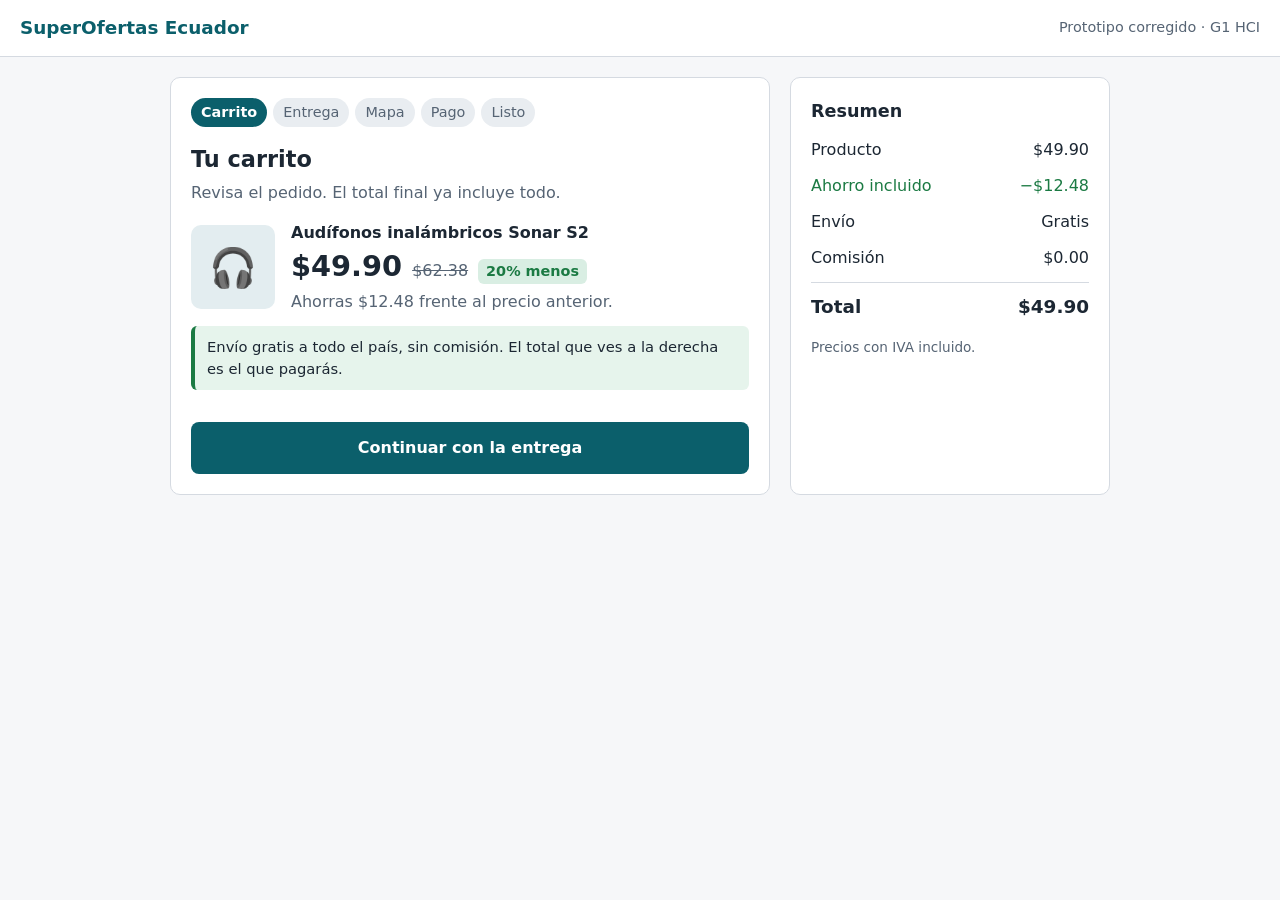
<file: src/index.html>
<!DOCTYPE html>
<html lang="es">
<head>
<meta charset="UTF-8">
<meta name="viewport" content="width=device-width, initial-scale=1">
<title>SuperOfertas Ecuador · Propuesta corregida</title>
<style>
:root{--ink:#1c2733;--muted:#566474;--paper:#f6f7f9;--card:#fff;--line:#d5dae1;--brand:#0b5f6b;--brand-d:#084852;--ok:#1b7a43;--warn:#8a5a00;--err:#a12a2a;--r:10px}
*{box-sizing:border-box}
body{margin:0;background:var(--paper);color:var(--ink);font:16px/1.5 system-ui,-apple-system,"Segoe UI",Roboto,sans-serif}
header{background:var(--card);border-bottom:1px solid var(--line);padding:14px 20px;display:flex;justify-content:space-between;align-items:center}
header b{font-size:1.15rem;color:var(--brand)}
header span{font-size:.9rem;color:var(--muted)}
main{max-width:980px;margin:0 auto;padding:20px;display:grid;grid-template-columns:1fr 320px;gap:20px}
@media(max-width:800px){main{grid-template-columns:1fr}}
.card{background:var(--card);border:1px solid var(--line);border-radius:var(--r);padding:20px}
h1{font-size:1.4rem;margin:0 0 4px}
.sub{color:var(--muted);margin:0 0 16px}
.steps{display:flex;gap:6px;margin:0 0 16px;padding:0;list-style:none;font-size:.9rem;flex-wrap:wrap}
.steps li{padding:4px 10px;border-radius:99px;background:#e9edf1;color:var(--muted)}
.steps li.on{background:var(--brand);color:#fff;font-weight:600}
.steps li.done{background:#d9eee3;color:var(--ok)}
label{display:block;font-weight:600;margin:14px 0 4px;font-size:1rem}
.hint{display:block;font-weight:400;color:var(--muted);font-size:.9rem;margin-top:2px}
input,select{width:100%;padding:12px;border:1.5px solid #8b97a5;border-radius:8px;font:inherit;background:#fff;color:var(--ink)}
input:focus,select:focus,button:focus-visible,a:focus-visible{outline:3px solid #7fc4cf;outline-offset:2px}
input.bad{border-color:var(--err)}
.err{color:var(--err);font-size:.9rem;margin-top:4px;min-height:1.2em}
.row{display:grid;grid-template-columns:1fr 1fr;gap:12px}
@media(max-width:500px){.row{grid-template-columns:1fr}}
.btn{display:inline-block;padding:14px 22px;border-radius:8px;border:0;font:inherit;font-weight:700;cursor:pointer}
.primary{background:var(--brand);color:#fff;width:100%;margin-top:20px}
.primary:hover{background:var(--brand-d)}
.link{background:none;border:0;color:var(--muted);text-decoration:underline;cursor:pointer;font:inherit;font-size:.9rem;margin-top:12px;padding:6px}
.price{display:flex;align-items:baseline;gap:10px;flex-wrap:wrap}
.price b{font-size:1.8rem}
.old{text-decoration:line-through;color:var(--muted)}
.tag{background:#d9eee3;color:var(--ok);font-weight:700;padding:2px 8px;border-radius:6px;font-size:.9rem}
.sum dl{margin:0}.sum .l{display:flex;justify-content:space-between;padding:6px 0}
.sum .t{border-top:1px solid var(--line);margin-top:6px;padding-top:10px;font-weight:700;font-size:1.15rem}
.save{color:var(--ok)}
.note{background:#eef6f7;border-left:4px solid var(--brand);padding:10px 12px;border-radius:6px;font-size:.92rem;margin:12px 0}
.note.alert{background:#fdeeee;border-color:var(--err)}
.note.ok{background:#e6f4ec;border-color:var(--ok)}
.secure{display:flex;gap:8px;align-items:center;color:var(--ok);font-weight:600;font-size:.92rem;margin:4px 0 8px}
.check{display:flex;gap:10px;align-items:flex-start;margin-top:16px;font-weight:400}
.check input{width:20px;height:20px;margin-top:2px;flex:none}
#map{background:#dfe9e2;border:1.5px solid #8b97a5;border-radius:8px;height:240px;position:relative;touch-action:none;overflow:hidden}
#map i{position:absolute;background:#fff}
#pin{position:absolute;width:30px;height:30px;margin:-30px 0 0 -15px;cursor:grab;font-size:28px;line-height:30px;text-align:center;user-select:none}
.hide{display:none}
.product{display:flex;gap:16px;align-items:center;margin-bottom:12px}
.thumb{width:84px;height:84px;border-radius:10px;background:#e3edf0;display:grid;place-items:center;font-size:2.4rem;flex:none}
@media(prefers-reduced-motion:no-preference){.card{transition:box-shadow .2s}}
</style>
</head>
<body>
<header><b>SuperOfertas Ecuador</b><span>Prototipo corregido · G1 HCI</span></header>
<main>
<section class="card" id="stage" aria-live="polite">
  <ol class="steps" id="steps"></ol>

  <!-- 1 PRODUCTO (Mejora 1) -->
  <div class="step" data-s="0">
    <h1>Tu carrito</h1><p class="sub">Revisa el pedido. El total final ya incluye todo.</p>
    <div class="product"><div class="thumb" aria-hidden="true">🎧</div>
      <div><b>Audífonos inalámbricos Sonar S2</b>
        <div class="price"><b>$49.90</b><span class="old">$62.38</span><span class="tag">20% menos</span></div>
        <div class="sub" style="margin:2px 0 0">Ahorras $12.48 frente al precio anterior.</div></div></div>
    <div class="note ok">Envío gratis a todo el país, sin comisión. El total que ves a la derecha es el que pagarás.</div>
    <button class="btn primary" data-go="1">Continuar con la entrega</button>
  </div>

  <!-- 2 DOMICILIO + RECEPTOR (Mejora 2) -->
  <div class="step hide" data-s="1">
    <h1>¿A dónde lo enviamos?</h1><p class="sub">Solo pedimos lo necesario para entregar tu pedido.</p>
    <label for="prov">Provincia</label>
    <select id="prov"><option value="">Elige tu provincia</option><option>Azuay</option><option>Guayas</option><option>Imbabura</option><option>Manabí</option><option>Pichincha</option><option>Tungurahua</option></select>
    <div class="err" id="e-prov"></div>
    <label for="city">Ciudad</label><input id="city" autocomplete="address-level2"><div class="err" id="e-city"></div>
    <label for="addr">Calle y número<span class="hint">Ejemplo: Av. Amazonas N24-12 y Colón</span></label><input id="addr" autocomplete="street-address"><div class="err" id="e-addr"></div>
    <button class="link" type="button" id="geo">Usar mi ubicación</button>
    <h2 style="font-size:1.1rem;margin:22px 0 0">¿Quién recibe?</h2>
    <label for="name">Nombre completo</label><input id="name" autocomplete="name"><div class="err" id="e-name"></div>
    <label for="tel">Teléfono<span class="hint">Llamaremos si hay un problema con la entrega.</span></label><input id="tel" inputmode="tel" autocomplete="tel"><div class="err" id="e-tel"></div>
    <label for="mail">Correo<span class="hint">Te enviaremos aquí la confirmación y el seguimiento.</span></label><input id="mail" type="email" autocomplete="email"><div class="err" id="e-mail"></div>
    <div class="note">No necesitas cédula ni fecha de nacimiento para recibir tu pedido.</div>
    <button class="btn primary" id="to-map">Guardar y ubicar en el mapa</button>
  </div>

  <!-- 3 MAPA (Mejora 2) -->
  <div class="step hide" data-s="2">
    <h1>Confirma el punto de entrega</h1><p class="sub">Asegúrate que el pin esté bien ubicado. Arrástralo si hace falta.</p>
    <div id="map" role="application" aria-label="Mapa. Arrastra el pin para ajustar la entrega.">
      <i style="left:0;right:0;top:48%;height:14px"></i><i style="top:0;bottom:0;left:38%;width:14px"></i><i style="left:0;right:0;top:20%;height:8px"></i><i style="top:0;bottom:0;left:72%;width:8px"></i>
      <div id="pin" aria-hidden="true">📍</div></div>
    <div class="note" id="mapmsg">Dirección: <b id="maddr"></b></div>
    <button class="btn primary" data-go="3">Guardar dirección</button>
    <button class="link" type="button" data-go="3">Omitir y ajustar después</button>
  </div>

  <!-- 4 PAGO (Mejora 3) -->
  <div class="step hide" data-s="3">
    <h1>Pago</h1><p class="sub">Pagas $49.90 en total. No hay cargos adicionales.</p>
    <div class="secure">🔒 Pago seguro. Tus datos de tarjeta viajan cifrados.</div>
    <label for="card">Número de tarjeta</label><input id="card" inputmode="numeric" placeholder="0000 0000 0000 0000" autocomplete="cc-number"><div class="err" id="e-card"></div>
    <div class="row"><div><label for="exp">Vence</label><input id="exp" placeholder="MM/AA" autocomplete="cc-exp"><div class="err" id="e-exp"></div></div>
    <div><label for="cvv">Código (CVV)</label><input id="cvv" inputmode="numeric" maxlength="4" autocomplete="cc-csc"><div class="err" id="e-cvv"></div></div></div>
    <label class="check" for="sub"><input type="checkbox" id="sub"><span>Quiero recibir ofertas por correo. <span class="hint">Opcional. Puedes darte de baja cuando quieras.</span></span></label>
    <div class="note alert hide" id="payerr" role="alert"><b>No pudimos procesar el pago.</b><br>No se te cobró nada. Revisa los datos e inténtalo de nuevo, o escríbenos a soporte@superofertas.ec.</div>
    <button class="btn primary" id="pay">Pagar $49.90</button>
    <button class="link" type="button" id="fail">Demo: simular error de pago</button>
  </div>

  <!-- 5 CONFIRMACIÓN -->
  <div class="step hide" data-s="4">
    <h1>Pedido confirmado</h1>
    <div class="note ok">Se cobraron $49.90. Enviamos el comprobante a <b id="cmail"></b>.</div>
    <p>Entregaremos en <b id="caddr"></b>. Te llamaremos al <b id="ctel"></b> si hay algún problema.</p>
    <button class="btn primary" data-go="0">Volver al inicio</button>
  </div>
</section>

<aside class="card sum" aria-label="Resumen del pedido"><h2 style="font-size:1.1rem;margin:0 0 8px">Resumen</h2>
<dl><div class="l"><span>Producto</span><span>$49.90</span></div>
<div class="l save"><span>Ahorro incluido</span><span>−$12.48</span></div>
<div class="l"><span>Envío</span><span>Gratis</span></div>
<div class="l"><span>Comisión</span><span>$0.00</span></div>
<div class="l t"><span>Total</span><span>$49.90</span></div></dl>
<p class="sub" style="font-size:.85rem;margin-top:10px">Precios con IVA incluido.</p></aside>
</main>
<script>
const $=id=>document.getElementById(id),names=["Carrito","Entrega","Mapa","Pago","Listo"];let cur=0,forceFail=false;
function go(n){cur=n;document.querySelectorAll(".step").forEach(s=>s.classList.toggle("hide",+s.dataset.s!==n));
 $("steps").innerHTML=names.map((t,i)=>`<li class="${i==n?"on":i<n?"done":""}">${t}</li>`).join("");
 if(n==2){$("maddr").textContent=full();centerPin();$("mapmsg").innerHTML='Dirección: <b id="maddr">'+full()+'</b>'}window.scrollTo(0,0)}
const full=()=>`${$("addr").value}, ${$("city").value}, ${$("prov").value}`;
document.querySelectorAll("[data-go]").forEach(b=>b.onclick=()=>go(+b.dataset.go));
function check(id,ok,msg){const e=$("e-"+id);$(id).classList.toggle("bad",!ok);e.textContent=ok?"":msg;return ok}
$("to-map").onclick=()=>{const r=[check("prov",$("prov").value,"Elige tu provincia."),check("city",$("city").value.trim(),"Escribe tu ciudad."),check("addr",$("addr").value.trim().length>5,"Escribe tu calle y número."),check("name",$("name").value.trim().split(" ").length>1,"Escribe nombre y apellido."),check("tel",/^\d{9,10}$/.test($("tel").value.replace(/\D/g,"")),"Escribe un teléfono de 9 o 10 dígitos."),check("mail",/^\S+@\S+\.\S+$/.test($("mail").value),"Escribe un correo válido, como nombre@correo.com.")];
 if(r.every(Boolean))go(2);else document.querySelector(".bad").focus()};
$("geo").onclick=()=>{$("prov").value="Pichincha";$("city").value="Quito";$("addr").value="Av. Amazonas N24-12 y Colón";$("geo").textContent="Ubicación aplicada. Revisa los datos."};
const map=$("map"),pin=$("pin");let drag=false;function centerPin(){pin.style.left="50%";pin.style.top="50%"}centerPin();
function mv(e){const r=map.getBoundingClientRect();pin.style.left=Math.min(Math.max(e.clientX-r.left,0),r.width)+"px";pin.style.top=Math.min(Math.max(e.clientY-r.top+15,15),r.height)+"px"}
pin.onpointerdown=e=>{drag=true;pin.setPointerCapture(e.pointerId)};pin.onpointermove=e=>drag&&mv(e);pin.onpointerup=()=>{drag=false;$("mapmsg").innerHTML="Pin ajustado. Si es correcto, pulsa <b>Guardar dirección</b>."};
$("fail").onclick=()=>{forceFail=true;$("pay").click()};
$("pay").onclick=()=>{const ok=[check("card",$("card").value.replace(/\D/g,"").length>=15,"Escribe los 15 o 16 dígitos de tu tarjeta."),check("exp",/^\d\d\/\d\d$/.test($("exp").value),"Usa el formato MM/AA."),check("cvv",/^\d{3,4}$/.test($("cvv").value),"Escribe los 3 o 4 dígitos del reverso.")];
 if(!ok.every(Boolean)){forceFail=false;return}
 if(forceFail){forceFail=false;$("payerr").classList.remove("hide");$("payerr").scrollIntoView({block:"center"});return}
 $("payerr").classList.add("hide");$("cmail").textContent=$("mail").value;$("caddr").textContent=full();$("ctel").textContent=$("tel").value;go(4)};
go(0);
</script>
</body>
</html>
</file>
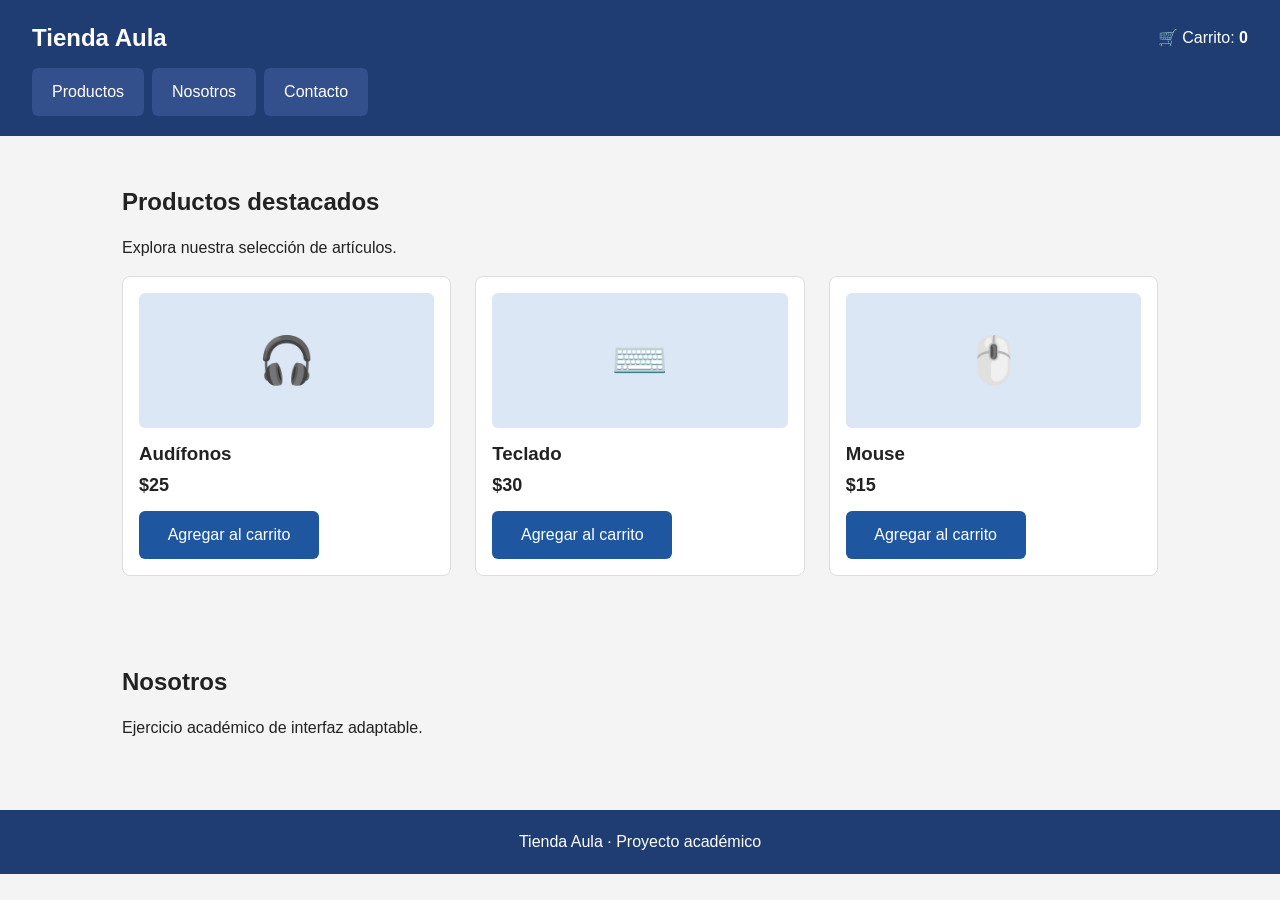
<file: Taller/index.html>
<!doctype html>
<html lang="es">
<head>
  <meta charset="utf-8">
  <meta name="viewport" content="width=device-width, initial-scale=1">
  <title>Tienda Aula — Reto responsive</title>
  <link rel="stylesheet" href="styles.css">
</head>
<body>
  <header>
    <div class="header-contenido">
      <h1>Tienda Aula</h1>
      <p class="carrito" aria-live="polite">🛒 Carrito: <strong id="contador">0</strong></p>
    </div>
    <nav aria-label="Navegación principal">
      <a href="#productos">Productos</a>
      <a href="#nosotros">Nosotros</a>
      <a href="#contacto">Contacto</a>
    </nav>
  </header>

  <main>
    <section id="productos" aria-labelledby="titulo-productos">
      <h2 id="titulo-productos">Productos destacados</h2>
      <p>Explora nuestra selección de artículos.</p>

      <div class="productos">
        <article class="tarjeta">
          <div class="foto" aria-hidden="true">🎧</div>
          <h3>Audífonos</h3>
          <p class="precio">$25</p>
          <button type="button" data-producto="Audífonos" aria-label="Agregar Audífonos al carrito">Agregar al carrito</button>
        </article>

        <article class="tarjeta">
          <div class="foto" aria-hidden="true">⌨️</div>
          <h3>Teclado</h3>
          <p class="precio">$30</p>
          <button type="button" data-producto="Teclado" aria-label="Agregar Teclado al carrito">Agregar al carrito</button>
        </article>

        <article class="tarjeta">
          <div class="foto" aria-hidden="true">🖱️</div>
          <h3>Mouse</h3>
          <p class="precio">$15</p>
          <button type="button" data-producto="Mouse" aria-label="Agregar Mouse al carrito">Agregar al carrito</button>
        </article>
      </div>

      <p id="estado" class="estado" role="status" aria-live="polite"></p>
    </section>

    <section id="nosotros" aria-labelledby="titulo-nosotros">
      <h2 id="titulo-nosotros">Nosotros</h2>
      <p>Ejercicio académico de interfaz adaptable.</p>
    </section>
  </main>

  <footer id="contacto">Tienda Aula · Proyecto académico</footer>

  <script>
    var total = 0;
    var temporizador;

    function agregar(boton) {
      var nombre = boton.dataset.producto;
      var estado = document.getElementById('estado');

      total++;
      document.getElementById('contador').textContent = total;

      // Retroalimentación en el mensaje de estado
      estado.textContent = '✔ ' + nombre + ' agregado al carrito.';
      estado.classList.add('visible');

      // Retroalimentación en el botón pulsado
      boton.classList.add('agregado');
      boton.textContent = '✔ Agregado';

      clearTimeout(temporizador);
      temporizador = setTimeout(function () {
        boton.classList.remove('agregado');
        boton.textContent = 'Agregar al carrito';
        estado.classList.remove('visible');
      }, 2000);
    }

    document.querySelectorAll('button[data-producto]').forEach(function (b) {
      b.addEventListener('click', function () { agregar(b); });
    });
  </script>
</body>
</html>
</file>
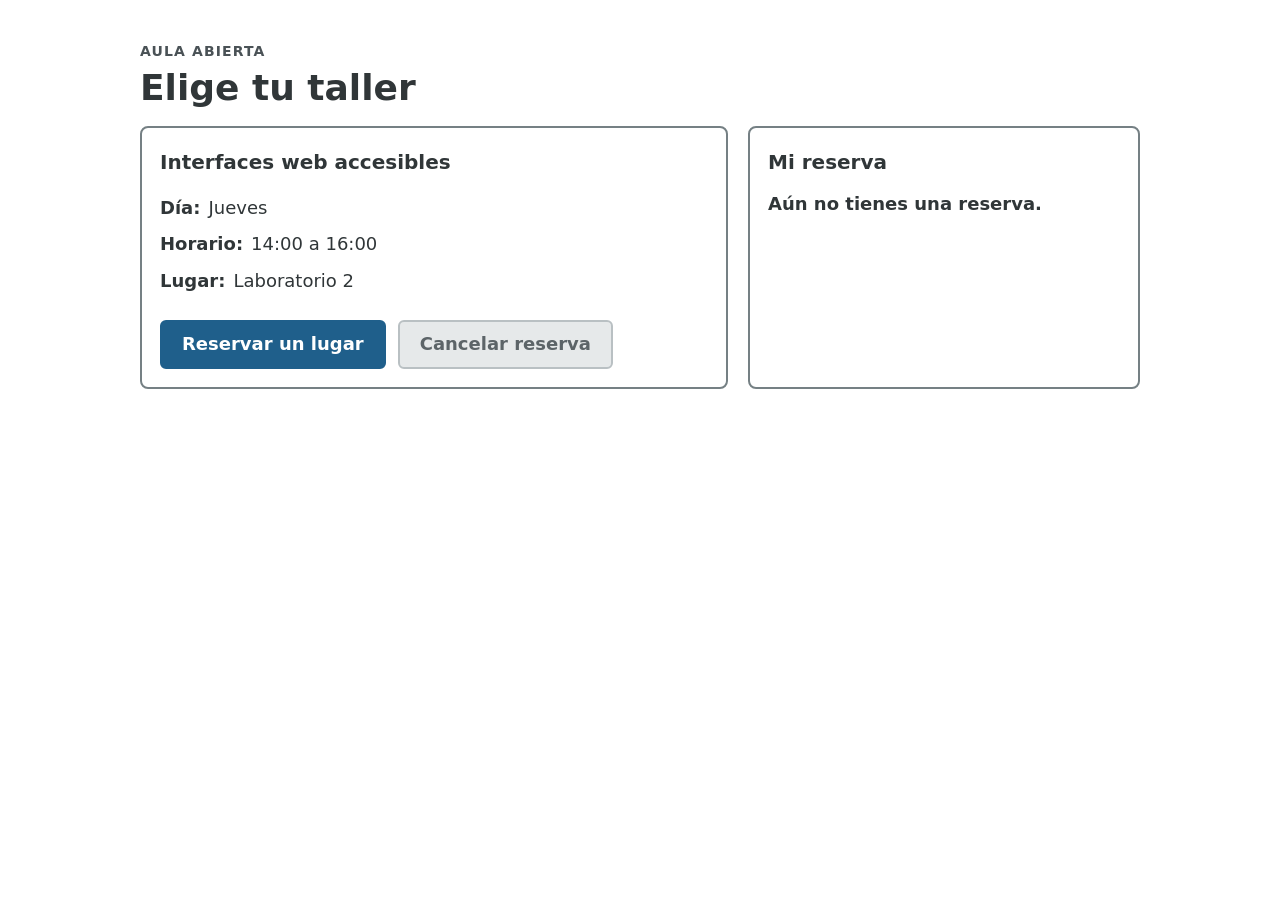
<file: Ape 5 fase 1/src/index.html>
<!doctype html>
<html lang="es">
<head>
  <meta charset="utf-8">
  <meta name="viewport" content="width=device-width, initial-scale=1">
  <title>Aula Abierta · Talleres</title>
  <link rel="stylesheet" href="estilos.css">
</head>
<body>
  <header class="cabecera">
    <p class="marca">Aula Abierta</p>
    <h1>Elige tu taller</h1>
  </header>

  <main class="contenido">
    <section class="taller" aria-labelledby="titulo-taller">
      <article class="tarjeta">
        <h2 id="titulo-taller">Interfaces web accesibles</h2>
        <dl class="datos">
          <div>
            <dt>Día</dt>
            <dd>Jueves</dd>
          </div>
          <div>
            <dt>Horario</dt>
            <dd>14:00 a 16:00</dd>
          </div>
          <div>
            <dt>Lugar</dt>
            <dd>Laboratorio 2</dd>
          </div>
        </dl>
        <div class="acciones">
          <button type="button" id="btn-reservar">Reservar un lugar</button>
          <button type="button" id="btn-cancelar" class="secundario" disabled>Cancelar reserva</button>
        </div>
      </article>
    </section>

    <section class="estado" aria-labelledby="titulo-estado">
      <article class="tarjeta">
        <h2 id="titulo-estado">Mi reserva</h2>
        <p id="estado-reserva" role="status">Aún no tienes una reserva.</p>
      </article>
    </section>
  </main>

  <script src="reserva.js"></script>
</body>
</html>
</file>
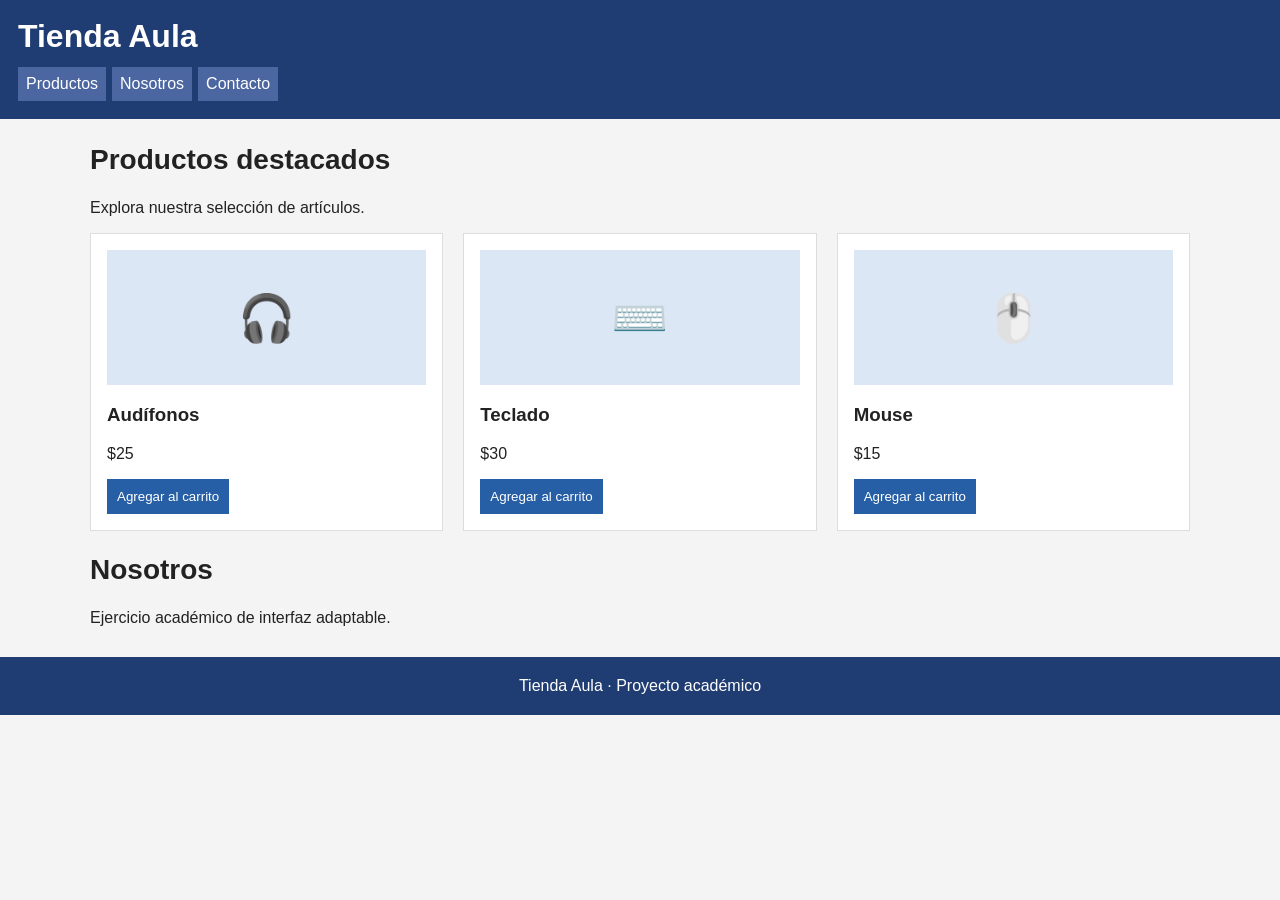
<file: Taller/antes/index.html>
<!doctype html><html lang="es"><head><meta charset="utf-8"><meta name="viewport" content="width=device-width, initial-scale=1"><title>Tienda Aula — Reto responsive</title><link rel="stylesheet" href="styles.css"></head><body><header><h1>Tienda Aula</h1><nav aria-label="Navegación principal"><a href="#productos">Productos</a><a href="#nosotros">Nosotros</a><a href="#contacto">Contacto</a></nav></header><main><section id="productos"><h2>Productos destacados</h2><p>Explora nuestra selección de artículos.</p><div class="productos"><article class="tarjeta"><div class="foto" aria-hidden="true">🎧</div><h3>Audífonos</h3><p>$25</p><button type="button" onclick="agregar('Audífonos')">Agregar al carrito</button></article><article class="tarjeta"><div class="foto" aria-hidden="true">⌨️</div><h3>Teclado</h3><p>$30</p><button type="button" onclick="agregar('Teclado')">Agregar al carrito</button></article><article class="tarjeta"><div class="foto" aria-hidden="true">🖱️</div><h3>Mouse</h3><p>$15</p><button type="button" onclick="agregar('Mouse')">Agregar al carrito</button></article></div><p id="estado" role="status" aria-live="polite"></p></section><section id="nosotros"><h2>Nosotros</h2><p>Ejercicio académico de interfaz adaptable.</p></section></main><footer id="contacto">Tienda Aula · Proyecto académico</footer><script>function agregar(nombre){document.getElementById('estado').textContent=nombre+' agregado al carrito.'}</script></body></html>
</file>
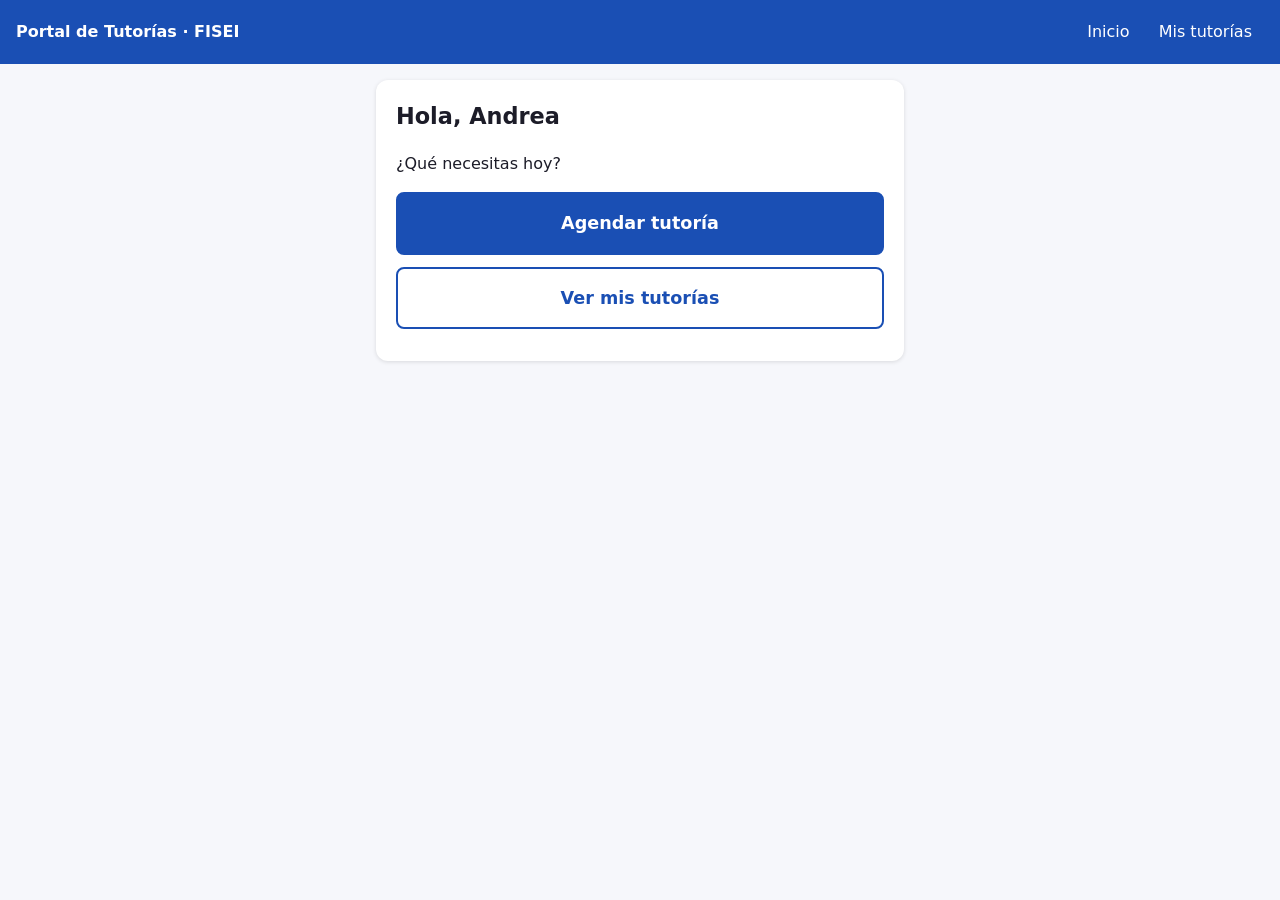
<file: APE4-integral/prototipo/v1/index.html>
<!DOCTYPE html>
<html lang="es">
<head>
  <meta charset="utf-8">
  <meta name="viewport" content="width=device-width, initial-scale=1">
  <title>Portal de Tutorías FISEI · Prototipo v1</title>
  <link rel="stylesheet" href="styles.css">
</head>
<body data-version="1">
  <header class="top">
    <strong>Portal de Tutorías · FISEI</strong>
    <nav>
      <button type="button" class="nav-btn" data-go="inicio">Inicio</button>
      <button type="button" class="nav-btn" data-go="mis">Mis tutorías</button>
    </nav>
  </header>

  <main id="main">
    <!-- PANTALLA 1: INICIO -->
    <section id="inicio" class="pantalla">
      <h1>Hola, Andrea</h1>
      <p>¿Qué necesitas hoy?</p>
      <button type="button" class="btn primario grande" id="btn-agendar">Agendar tutoría</button>
      <button type="button" class="btn secundario grande" data-go="mis">Ver mis tutorías</button>
    </section>

    <!-- PANTALLA 2: FORMULARIO (estados: normal, cargando, error) -->
    <section id="formulario" class="pantalla" hidden>
      <h1>Agendar tutoría</h1>
      <p class="ayuda">Los campos con * son obligatorios.</p>

      <form id="form" novalidate>
        <div class="campo">
          <label for="materia">Materia *</label>
          <select id="materia" name="materia"></select>
        </div>
        <div class="campo">
          <label for="docente">Docente *</label>
          <select id="docente" name="docente"></select>
        </div>
        <div class="campo">
          <label for="fecha">Fecha *</label>
          <select id="fecha" name="fecha"></select>
        </div>
        <div class="campo">
          <label>Hora *</label>
          <div id="horas" class="slots"></div>
        </div>
        <div class="campo">
          <label>Modalidad</label>
          <label class="opcion"><input type="radio" name="modalidad" value="Presencial" checked> Presencial</label>
          <label class="opcion"><input type="radio" name="modalidad" value="Virtual"> Virtual</label>
        </div>
        <div class="campo">
          <label for="motivo">¿Con qué necesitas ayuda? * <span class="ayuda">(mínimo 10 caracteres)</span></label>
          <textarea id="motivo" name="motivo" rows="3"></textarea>
        </div>

        <div class="acciones">
          <button type="submit" class="btn primario" id="btn-enviar">Confirmar tutoría</button>
          <span id="spinner" class="spinner" hidden></span>
          <button type="button" class="btn secundario" data-go="inicio">Cancelar</button>
        </div>
      </form>

      <!-- v1: el mensaje de error aparece al FINAL de la página -->
      <div id="resumen-errores" class="resumen-error" hidden></div>
    </section>

    <!-- PANTALLA 3: ÉXITO -->
    <section id="exito" class="pantalla" hidden>
      <h1>Listo ✔</h1>
      <button type="button" class="btn primario" data-go="mis">Continuar</button>
    </section>

    <!-- PANTALLA 4: MIS TUTORÍAS -->
    <section id="mis" class="pantalla" hidden>
      <h1>Mis tutorías</h1>
      <ul id="lista" class="lista"></ul>
      <p id="vacio" class="ayuda" hidden>Aún no tienes tutorías agendadas.</p>
      <button type="button" class="btn primario" id="btn-agendar2">Agendar tutoría</button>
    </section>
  </main>
  <script src="app.js"></script>
</body>
</html>
</file>
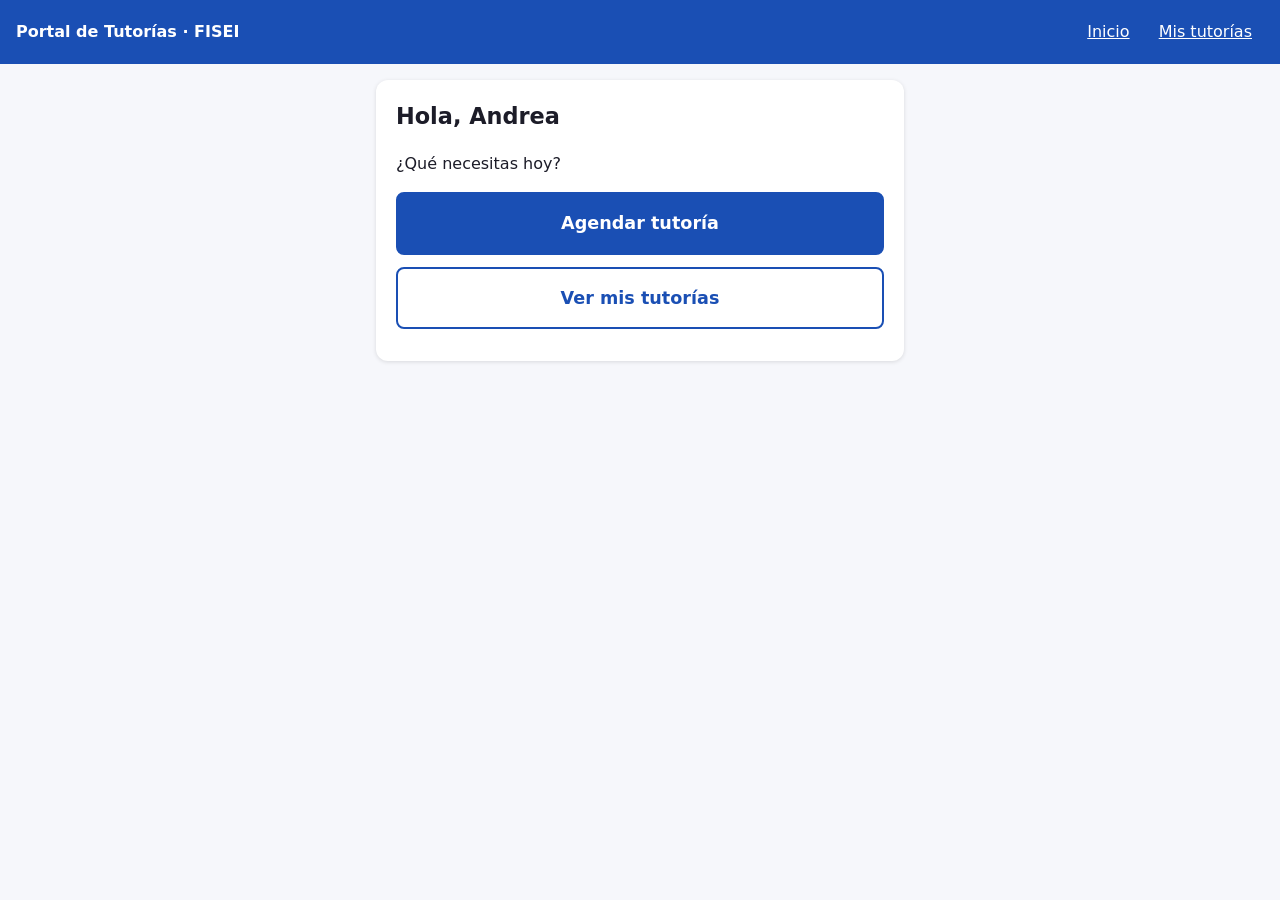
<file: APE4-integral/prototipo/v2/index.html>
<!DOCTYPE html>
<html lang="es">
<head>
  <meta charset="utf-8">
  <meta name="viewport" content="width=device-width, initial-scale=1">
  <title>Portal de Tutorías FISEI · Prototipo v2</title>
  <link rel="stylesheet" href="styles.css">
</head>
<body data-version="2">
  <a class="skip" href="#main">Saltar al contenido</a>
  <header class="top">
    <strong>Portal de Tutorías · FISEI</strong>
    <nav aria-label="Principal">
      <button type="button" class="nav-btn" data-go="inicio">Inicio</button>
      <button type="button" class="nav-btn" data-go="mis">Mis tutorías</button>
    </nav>
  </header>

  <main id="main">
    <!-- PANTALLA 1: INICIO -->
    <section id="inicio" class="pantalla" aria-labelledby="t-inicio">
      <h1 id="t-inicio" tabindex="-1">Hola, Andrea</h1>
      <p>¿Qué necesitas hoy?</p>
      <button type="button" class="btn primario grande" id="btn-agendar">Agendar tutoría</button>
      <button type="button" class="btn secundario grande" data-go="mis">Ver mis tutorías</button>
    </section>

    <!-- PANTALLA 2: FORMULARIO (estados: normal, cargando, error) -->
    <section id="formulario" class="pantalla" aria-labelledby="t-form" hidden>
      <h1 id="t-form" tabindex="-1">Agendar tutoría</h1>
      <p class="ayuda">Los campos con * son obligatorios.</p>

      <div id="resumen-errores" class="resumen-error" role="alert" tabindex="-1" hidden></div>

      <form id="form" novalidate>
        <div class="campo">
          <label for="materia">Materia *</label>
          <select id="materia" name="materia" aria-describedby="err-materia"></select>
          <p class="error" id="err-materia" hidden></p>
        </div>

        <div class="campo">
          <label for="docente">Docente *</label>
          <select id="docente" name="docente" aria-describedby="err-docente"></select>
          <p class="error" id="err-docente" hidden></p>
        </div>

        <div class="campo">
          <label for="fecha">Fecha *</label>
          <select id="fecha" name="fecha" aria-describedby="err-fecha"></select>
          <p class="error" id="err-fecha" hidden></p>
        </div>

        <fieldset class="campo" aria-describedby="err-hora">
          <legend>Hora *</legend>
          <div id="horas" class="slots"></div>
          <p class="error" id="err-hora" hidden></p>
        </fieldset>

        <fieldset class="campo">
          <legend>Modalidad</legend>
          <label class="opcion"><input type="radio" name="modalidad" value="Presencial" checked> Presencial</label>
          <label class="opcion"><input type="radio" name="modalidad" value="Virtual"> Virtual</label>
        </fieldset>

        <div class="campo">
          <label for="motivo">¿Con qué necesitas ayuda? * <span class="ayuda">(mínimo 10 caracteres)</span></label>
          <textarea id="motivo" name="motivo" rows="3" aria-describedby="err-motivo"></textarea>
          <p class="error" id="err-motivo" hidden></p>
        </div>

        <p id="estado-envio" class="estado" role="status" aria-live="polite"></p>

        <div class="acciones">
          <button type="submit" class="btn primario" id="btn-enviar">Confirmar tutoría</button>
          <button type="button" class="btn secundario" data-go="inicio" id="btn-cancelar">Cancelar</button>
        </div>
      </form>
    </section>

    <!-- PANTALLA 3: ÉXITO -->
    <section id="exito" class="pantalla" aria-labelledby="t-exito" hidden>
      <div class="exito-icono" aria-hidden="true">✔</div>
      <h1 id="t-exito" tabindex="-1">¡Tutoría agendada!</h1>
      <dl class="resumen" id="resumen-exito"></dl>
      <p class="ayuda">Guarda tu código. Puedes cancelarla desde «Mis tutorías».</p>
      <button type="button" class="btn primario" data-go="mis">Ver mis tutorías</button>
      <button type="button" class="btn secundario" id="btn-otra">Agendar otra</button>
    </section>

    <!-- PANTALLA 4: MIS TUTORÍAS -->
    <section id="mis" class="pantalla" aria-labelledby="t-mis" hidden>
      <h1 id="t-mis" tabindex="-1">Mis tutorías</h1>
      <ul id="lista" class="lista"></ul>
      <p id="vacio" class="ayuda" hidden>Aún no tienes tutorías agendadas.</p>
      <button type="button" class="btn primario" id="btn-agendar2">Agendar tutoría</button>
    </section>
  </main>

  <div id="anuncios" class="solo-lector" role="status" aria-live="polite"></div>
  <script src="app.js"></script>
</body>
</html>
</file>
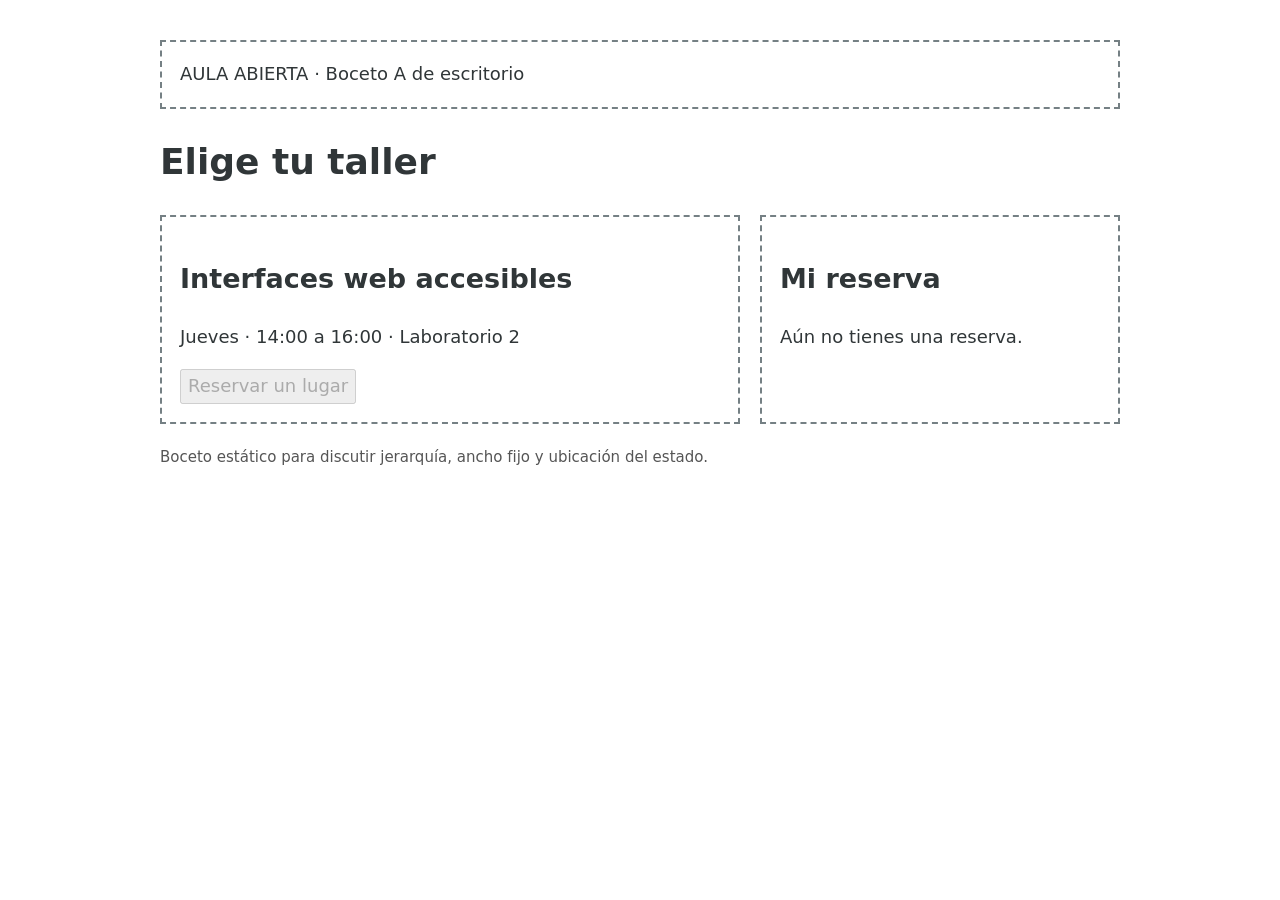
<file: Ape 5 fase 1/boceto/prototipo-A.html>
<!doctype html><html lang="es"><meta charset="utf-8"><meta name="viewport" content="width=device-width, initial-scale=1"><title>Aula Abierta · Talleres</title><style>body{width:960px;margin:40px auto;font:18px/1.6 system-ui;color:#303638}header,article,aside{padding:18px;border:2px dashed #758084}main{display:grid;grid-template-columns:580px 360px;gap:20px}button{font:inherit}small{color:#555}</style><header>AULA ABIERTA · Boceto A de escritorio</header><h1>Elige tu taller</h1><main><article><h2>Interfaces web accesibles</h2><p>Jueves · 14:00 a 16:00 · Laboratorio 2</p><button disabled>Reservar un lugar</button></article><aside><h2>Mi reserva</h2><p>Aún no tienes una reserva.</p></aside></main><p><small>Boceto estático para discutir jerarquía, ancho fijo y ubicación del estado.</small></p></html>
</file>
<file: Taller/styles.css>
/* ==========================================================
   Tienda Aula — Mobile First
   Base = móvil (375 px). Las media queries AÑADEN reglas
   para pantallas más grandes (min-width).
   ========================================================== */

:root {
  --azul-oscuro: #203d73;   /* contraste 10.6:1 con blanco */
  --azul-nav: #34508c;      /* contraste 8.3:1 con blanco */
  --azul-boton: #1e56a0;    /* contraste 7.1:1 con blanco */
  --verde-ok: #1b6b3a;      /* contraste 6.4:1 con blanco */
  --fondo: #f4f4f4;
  --texto: #222;
  --espacio: 16px;
}

*, *::before, *::after { box-sizing: border-box; }

body {
  margin: 0;
  font-family: Arial, sans-serif;
  font-size: 1rem;          /* 16 px: texto legible sin zoom */
  line-height: 1.5;
  background: var(--fondo);
  color: var(--texto);
}

/* ---------- Encabezado y navegación ---------- */
header {
  background: var(--azul-oscuro);
  color: #fff;
  padding: var(--espacio);
}

.header-contenido {
  display: flex;
  justify-content: space-between;
  align-items: center;
  gap: 12px;
  flex-wrap: wrap;
}

header h1 { margin: 0; font-size: 1.5rem; }
.carrito { margin: 0; }

/* Flexbox: la navegación es una fila de elementos de una dimensión.
   En móvil los enlaces reparten el ancho por igual y son fáciles de tocar. */
nav {
  display: flex;
  gap: 8px;
  margin-top: 12px;
}

nav a {
  flex: 1;
  min-height: 48px;         /* área táctil mínima (Ley de Fitts) */
  display: flex;
  align-items: center;
  justify-content: center;
  color: #fff;
  background: var(--azul-nav);
  padding: 8px;
  text-decoration: none;
  border-radius: 6px;
}

nav a:hover { background: #4a68ad; }
nav a:focus-visible,
button:focus-visible { outline: 3px solid #ffbf47; outline-offset: 2px; }

/* ---------- Contenido principal ---------- */
main {
  width: 100%;
  max-width: 1100px;        /* flexible: ya no es un ancho fijo de 1100 px */
  margin: 0 auto;
  padding: var(--espacio);
}

h2 { font-size: 1.5rem; margin: 24px 0 8px; }

/* Grid: las tarjetas forman una cuadrícula de dos dimensiones.
   Móvil: 1 columna. */
.productos {
  display: grid;
  grid-template-columns: 1fr;
  gap: var(--espacio);
}

.tarjeta {
  background: #fff;
  border: 1px solid #ddd;
  border-radius: 8px;
  padding: var(--espacio);
  min-width: 0;
}

.tarjeta h3 { margin: 12px 0 4px; }
.precio { margin: 0 0 12px; font-weight: bold; font-size: 1.125rem; }

.foto {
  height: 135px;
  background: #dce7f6;
  display: grid;
  place-items: center;
  font-size: 46px;
  border-radius: 6px;
}

/* ---------- Botones ---------- */
button {
  width: 100%;              /* ancho completo en móvil: fácil de pulsar */
  min-height: 48px;
  background: var(--azul-boton);
  color: #fff;
  border: 0;
  border-radius: 6px;
  padding: 12px;
  font-size: 1rem;
  cursor: pointer;
  transition: background .2s, transform .1s;
}

button:hover { background: #174682; }
button:active { transform: scale(.98); }

/* Retroalimentación visual al agregar (R7) */
button.agregado { background: var(--verde-ok); }

.estado {
  min-height: 48px;
  margin: var(--espacio) 0 0;
  padding: 12px;
  border-radius: 6px;
  border: 2px solid transparent;
  opacity: 0;
  transition: opacity .25s;
}

.estado.visible {
  opacity: 1;
  background: #e3f4e9;
  color: #104d28;           /* contraste 8.2:1 sobre el fondo verde claro */
  border-color: var(--verde-ok);
  font-weight: bold;
}

footer {
  text-align: center;
  padding: 20px;
  background: var(--azul-oscuro);
  color: #fff;
  margin-top: 30px;
}

/* ==========================================================
   Media query 1 — Tablet (≥ 768 px)
   Justificación: a 768 px hay espacio para 2 columnas sin que
   las tarjetas queden demasiado estrechas (~340 px c/u).
   ========================================================== */
@media (min-width: 768px) {
  header { padding: 20px 32px; }
  main { padding: 24px 32px; }

  .productos { grid-template-columns: repeat(2, 1fr); gap: 24px; }

  /* En pantallas con puntero preciso los enlaces no necesitan ocupar todo el ancho */
  nav a { flex: 0 0 auto; padding: 8px 20px; }
}

/* ==========================================================
   Media query 2 — Escritorio (≥ 1024 px)
   Justificación: con 1024 px o más caben 3 columnas manteniendo
   tarjetas de ~320 px; el botón deja de ser de ancho completo.
   ========================================================== */
@media (min-width: 1024px) {
  .productos { grid-template-columns: repeat(3, 1fr); }
  button { width: auto; min-width: 180px; }
}
</file>
<file: Ape 5 fase 1/src/estilos.css>
/* APE 5 · Fase 1 · Mobile-First
   Base: una sola columna (móvil). A partir de 48rem (768 px): dos columnas.
   El orden del HTML (taller → mi reserva) no cambia en ningún ancho. */

:root {
  --texto: #303638;
  --texto-suave: #4a5256;
  --borde: #758084;
  --fondo: #ffffff;
  --acento: #1f5f8b;
  --acento-oscuro: #174a6d;
  --ok: #1e6b3a;
  --aviso: #8a3b12;
}

*,
*::before,
*::after {
  box-sizing: border-box;
}

body {
  margin: 0;
  padding: 1rem;
  font: 1.125rem/1.6 system-ui, sans-serif;
  color: var(--texto);
  background: var(--fondo);
}

.cabecera,
.contenido {
  max-width: 62.5rem;
  margin-inline: auto;
}

.marca {
  margin: 0;
  font-size: 0.875rem;
  font-weight: 700;
  letter-spacing: 0.08em;
  text-transform: uppercase;
  color: var(--texto-suave);
}

h1 {
  margin: 0.25rem 0 1rem;
  font-size: 1.75rem;
  line-height: 1.2;
}

h2 {
  margin: 0 0 0.75rem;
  font-size: 1.25rem;
}

/* Base móvil: una columna */
.contenido {
  display: grid;
  grid-template-columns: 1fr;
  gap: 1rem;
}

.tarjeta {
  height: 100%;
  padding: 1.125rem;
  border: 2px solid var(--borde);
  border-radius: 0.5rem;
}

.datos {
  margin: 0 0 1.25rem;
}

.datos div {
  display: flex;
  flex-wrap: wrap;
  gap: 0.25rem 0.5rem;
  padding-block: 0.25rem;
}

.datos dt {
  font-weight: 700;
}

.datos dt::after {
  content: ":";
}

.datos dd {
  margin: 0;
}

.acciones {
  display: flex;
  flex-direction: column;
  gap: 0.75rem;
}

button {
  min-height: 2.75rem;
  padding: 0.5rem 1.25rem;
  font: inherit;
  font-weight: 600;
  color: #ffffff;
  background: var(--acento);
  border: 2px solid var(--acento);
  border-radius: 0.375rem;
  cursor: pointer;
}

button:hover:not(:disabled) {
  background: var(--acento-oscuro);
  border-color: var(--acento-oscuro);
}

button.secundario {
  color: var(--acento);
  background: #ffffff;
}

button.secundario:hover:not(:disabled) {
  color: #ffffff;
}

button:focus-visible {
  outline: 3px solid #ffbf47;
  outline-offset: 3px;
}

button:disabled {
  color: #5c6468;
  background: #e6e9ea;
  border-color: #b9c0c3;
  cursor: not-allowed;
}

#estado-reserva {
  margin: 0;
  font-weight: 600;
}

#estado-reserva.confirmada {
  color: var(--ok);
}

#estado-reserva.cancelada {
  color: var(--aviso);
}

/* Escritorio y tablet: dos columnas desde 48rem (768 px) */
@media (min-width: 48rem) {
  body {
    padding: 2.5rem 1.5rem;
  }

  h1 {
    font-size: 2.25rem;
  }

  .contenido {
    grid-template-columns: 3fr 2fr;
    gap: 1.25rem;
  }

  .acciones {
    flex-direction: row;
    flex-wrap: wrap;
  }
}

@media (prefers-reduced-motion: no-preference) {
  button {
    transition: background-color 0.15s ease, color 0.15s ease;
  }
}
</file>
<file: Taller/antes/styles.css>
/* DISEÑO INICIAL: contiene problemas deliberados para el taller */
*{box-sizing:border-box}body{margin:0;font-family:Arial,sans-serif;background:#f4f4f4;color:#222}
header{background:#203d73;color:white;padding:18px}header h1{margin:0}
nav{display:flex;gap:6px;margin-top:12px}nav a{color:white;background:#4b66a1;padding:8px;text-decoration:none}
main{width:1100px;margin:25px auto}h2{font-size:28px}
.productos{display:grid;grid-template-columns:repeat(3,1fr);gap:20px}
.tarjeta{background:white;border:1px solid #ddd;padding:16px;min-width:0}
.foto{height:135px;background:#dce7f6;display:grid;place-items:center;font-size:46px}
button{background:#265fa5;color:white;border:0;padding:10px;cursor:pointer}
footer{text-align:center;padding:20px;background:#203d73;color:white;margin-top:30px}
/* RETO: convertir a mobile first, mejorar espaciado, controles y añadir @media */
</file>
<file: APE4-integral/prototipo/v1/styles.css>
/* Prototipo v1 — Portal de Tutorías FISEI (primera versión, antes de la prueba) */
:root { --fondo: #f6f7fb; --texto: #1c1c28; --primario: #1a4fb4; --error: #d93025; }
* { box-sizing: border-box; }
body { margin: 0; font-family: system-ui, Arial, sans-serif; background: var(--fondo); color: var(--texto); line-height: 1.5; }
.top { display: flex; justify-content: space-between; align-items: center; gap: .5rem; flex-wrap: wrap; padding: .75rem 1rem; background: var(--primario); color: #fff; }
.nav-btn { background: transparent; color: #fff; border: 0; padding: .5rem .75rem; font: inherit; cursor: pointer; }
main { max-width: 560px; margin: 0 auto; padding: 1rem; }
.pantalla { background: #fff; border-radius: 12px; padding: 1.25rem; box-shadow: 0 1px 4px rgba(0,0,0,.12); }
h1 { font-size: 1.4rem; margin-top: 0; }
.ayuda { color: #999; font-size: .9rem; }            /* contraste ≈ 2,8:1 (insuficiente) */
.campo { margin: 0 0 1rem; }
label { font-weight: 600; display: block; margin-bottom: .25rem; }
select, textarea { width: 100%; padding: .65rem; font: inherit; border: 1px solid #ccc; border-radius: 8px; background: #fff; }
.opcion { display: inline-block; font-weight: 400; margin-right: 1rem; }
.slots { display: flex; flex-wrap: wrap; gap: .5rem; }
.slot { position: relative; margin: 0; font-weight: 400; }
.slot input { position: absolute; opacity: 0; inset: 0; width: 100%; height: 100%; margin: 0; cursor: pointer; }
.slot span { display: block; padding: .6rem .9rem; border: 1px solid #ccc; border-radius: 8px; min-width: 4.5rem; text-align: center; background: #fff; }
.slot input:checked + span { background: var(--primario); border-color: var(--primario); color: #fff; }
/* v1: se eliminó el contorno de foco (outline) en todos los controles */
button, select, textarea, input { outline: none; }
.btn { font: inherit; font-weight: 700; padding: .8rem 1.1rem; border-radius: 8px; border: 2px solid var(--primario); cursor: pointer; }
.btn.primario { background: var(--primario); color: #fff; }
.btn.secundario { background: #fff; color: var(--primario); }
.btn.grande { display: block; width: 100%; margin: .75rem 0; padding: 1rem; font-size: 1.1rem; }
.acciones { display: flex; gap: .75rem; flex-wrap: wrap; align-items: center; }
.spinner { width: 20px; height: 20px; border: 3px solid var(--primario); border-right-color: transparent; border-radius: 50%; animation: giro .8s linear infinite; }
@keyframes giro { to { transform: rotate(360deg); } }
.resumen-error { margin-top: 1rem; color: var(--error); font-size: .85rem; }
.lista { list-style: none; padding: 0; margin: 0 0 1rem; }
.lista li { border: 1px solid #d5d8e3; border-radius: 8px; padding: .75rem; margin-bottom: .75rem; }
.lista .acc { margin-top: .5rem; display: flex; gap: .5rem; align-items: center; flex-wrap: wrap; }
[hidden] { display: none !important; }
</file>
<file: APE4-integral/prototipo/v2/styles.css>
/* Prototipo v2 — Portal de Tutorías FISEI
   Cambios frente a v1 marcados con [v2-Hx] */
:root {
  --fondo: #f6f7fb;
  --texto: #1c1c28;
  --apoyo: #4a4a5a;          /* [v2-A1] texto de ayuda: contraste ≈ 8,7:1 (v1 usaba #999 = 2,8:1) */
  --primario: #1a4fb4;
  --primario-osc: #123a85;
  --error: #b00020;
  --error-fondo: #fdecee;
  --ok: #17663a;
  --borde: #8a8fa3;
  --foco: #ffb000;
}
* { box-sizing: border-box; }
body { margin: 0; font-family: system-ui, Arial, sans-serif; background: var(--fondo); color: var(--texto); line-height: 1.5; }
.top { display: flex; justify-content: space-between; align-items: center; gap: .5rem; flex-wrap: wrap; padding: .75rem 1rem; background: var(--primario); color: #fff; }
.nav-btn { background: transparent; color: #fff; border: 0; padding: .5rem .75rem; font: inherit; cursor: pointer; text-decoration: underline; }
main { max-width: 560px; margin: 0 auto; padding: 1rem; }
.pantalla { background: #fff; border-radius: 12px; padding: 1.25rem; box-shadow: 0 1px 4px rgba(0,0,0,.12); }
h1 { font-size: 1.4rem; margin-top: 0; }
.ayuda { color: var(--apoyo); font-size: .9rem; }
.campo { margin: 0 0 1rem; padding: 0; border: 0; }
label, legend { font-weight: 600; display: block; margin-bottom: .25rem; }
select, textarea { width: 100%; padding: .65rem; font: inherit; border: 2px solid var(--borde); border-radius: 8px; background: #fff; }
.opcion { display: inline-block; font-weight: 400; margin-right: 1rem; }
.slots { display: flex; flex-wrap: wrap; gap: .5rem; }
.slot { position: relative; margin: 0; font-weight: 400; }
.slot input { position: absolute; opacity: 0; inset: 0; width: 100%; height: 100%; margin: 0; cursor: pointer; }
.slot span { display: block; padding: .6rem .9rem; border: 2px solid var(--borde); border-radius: 8px; min-width: 4.5rem; text-align: center; background: #fff; }
.slot input:checked + span { background: var(--primario); border-color: var(--primario); color: #fff; font-weight: 700; }
/* [v2-A2] foco visible en TODOS los controles */
:focus-visible { outline: 3px solid var(--foco); outline-offset: 2px; }
.slot input:focus-visible + span { outline: 3px solid var(--foco); outline-offset: 2px; }
.btn { font: inherit; font-weight: 700; padding: .8rem 1.1rem; border-radius: 8px; border: 2px solid var(--primario); cursor: pointer; min-height: 44px; }
.btn.primario { background: var(--primario); color: #fff; }
.btn.primario:hover { background: var(--primario-osc); }
.btn.secundario { background: #fff; color: var(--primario); }
.btn.grande { display: block; width: 100%; margin: .75rem 0; padding: 1rem; font-size: 1.1rem; }
.btn[disabled] { opacity: .7; cursor: progress; }   /* [v2-H2] botón bloqueado mientras guarda */
.acciones { display: flex; gap: .75rem; flex-wrap: wrap; }
/* [v2-H1] errores en línea, junto al campo, con icono y texto (no solo color) */
.error { color: var(--error); font-weight: 600; margin: .35rem 0 0; font-size: .92rem; }
.error::before { content: "⚠ "; }
[aria-invalid="true"] { border-color: var(--error); background: var(--error-fondo); }
.resumen-error { background: var(--error-fondo); border-left: 6px solid var(--error); padding: .75rem 1rem; margin-bottom: 1rem; border-radius: 6px; color: var(--error); }
.resumen-error ul { margin: .4rem 0 0; padding-left: 1.2rem; }
.resumen-error a { color: var(--error); font-weight: 700; }
.estado { min-height: 1.5rem; color: var(--apoyo); font-weight: 600; }
.estado.cargando::before { content: ""; display: inline-block; width: 1em; height: 1em; margin-right: .5em; vertical-align: -.15em; border: 3px solid var(--primario); border-right-color: transparent; border-radius: 50%; animation: giro .8s linear infinite; }
@keyframes giro { to { transform: rotate(360deg); } }
@media (prefers-reduced-motion: reduce) { .estado.cargando::before { animation: none; } }
.exito-icono { width: 56px; height: 56px; border-radius: 50%; background: var(--ok); color: #fff; font-size: 2rem; display: grid; place-items: center; margin-bottom: .5rem; }
.resumen { display: grid; grid-template-columns: max-content 1fr; gap: .25rem 1rem; background: #eef6f0; padding: 1rem; border-radius: 8px; }
.resumen dt { font-weight: 700; } .resumen dd { margin: 0; }
.lista { list-style: none; padding: 0; margin: 0 0 1rem; }
.lista li { border: 2px solid #d5d8e3; border-radius: 8px; padding: .75rem; margin-bottom: .75rem; }
.lista .acc { margin-top: .5rem; display: flex; gap: .5rem; align-items: center; flex-wrap: wrap; }
.skip { position: absolute; left: -999px; } .skip:focus { left: 8px; top: 8px; background: #fff; padding: .5rem; z-index: 10; }
.solo-lector { position: absolute; width: 1px; height: 1px; overflow: hidden; clip: rect(0 0 0 0); }
[hidden] { display: none !important; }
</file>
